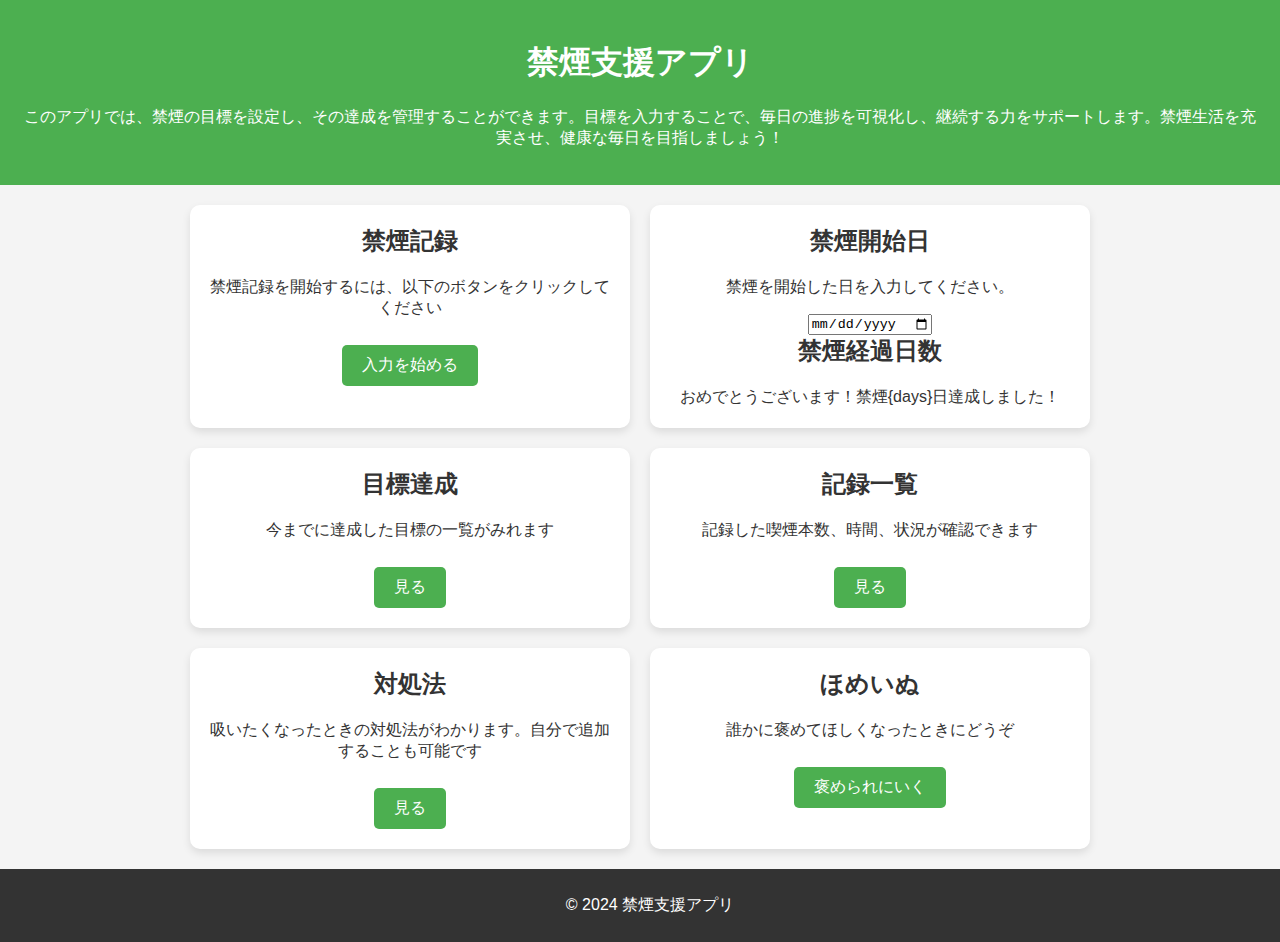
<file: index.html>
<!DOCTYPE html>
<html lang="ja">
<head>
  <meta charset="UTF-8">
  <meta name="viewport" content="width=device-width, initial-scale=1.0">
  <title>禁煙管理アプリ</title>
  <style>
    body {
      font-family: Arial, sans-serif;
      margin: 0;
      padding: 0;
      background-color: #f4f4f4;
      color: #333;
    }

    header {
      background-color: #4CAF50;
      color: white;
      text-align: center;
      padding: 20px;
    }

    .container {
      display: grid;
      grid-template-columns: repeat(2, 1fr); /* 横2列のレイアウト */
      gap: 20px; /* カード間の間隔 */
      max-width: 900px; /* 最大幅を指定 */
      margin: 20px auto; /* 中央揃え */
    }

    .card {
      background-color: white;
      border-radius: 10px;
      box-shadow: 0 4px 8px rgba(0, 0, 0, 0.1);
      padding: 20px;
      text-align: center;
      transition: transform 0.3s;
    }

    .card:hover {
      transform: translateY(-10px);
    }

    .card h2 {
      margin-top: 0;
    }

    .btn {
      background-color: #4CAF50;
      color: white;
      padding: 10px 20px;
      border-radius: 5px;
      text-decoration: none;
      display: inline-block;
      margin-top: 10px;
      transition: background-color 0.3s;
    }

    .btn:hover {
      background-color: #45a049;
    }

    footer {
      background-color: #333;
      color: white;
      text-align: center;
      padding: 10px;
      position: relative;
      width: 100%;
    }


  </style>
</head>
<body>

<header>
  <h1>禁煙支援アプリ</h1>
  <p>このアプリでは、禁煙の目標を設定し、その達成を管理することができます。目標を入力することで、毎日の進捗を可視化し、継続する力をサポートします。禁煙生活を充実させ、健康な毎日を目指しましょう！</p>
</header>

<div class="container">
  <div class="card">
    <h2>禁煙記録</h2>
    <p>禁煙記録を開始するには、以下のボタンをクリックしてください</p>
    <a href="calender_1.html" class="btn">入力を始める</a>
  </div>

  <div class="card">
    <h2>禁煙開始日</h2>
    <p>禁煙を開始した日を入力してください。</p>
    <input type="date" id="start-date-input" class="input-date" onchange="saveStartDate()" />
    <h2>禁煙経過日数</h2>
    <div id="congratulation">おめでとうございます！禁煙{days}日達成しました！</div>
  </div>

  <div class="card">
    <h2>目標達成</h2>
    <p>今までに達成した目標の一覧がみれます</p>
    <a href="achieved-goals.html" class="btn">見る</a>
  </div>

  <div class="card">
    <h2>記録一覧</h2>
    <p>記録した喫煙本数、時間、状況が確認できます</p>
    <a href="list.html" class="btn">見る</a>
  </div>

  <div class="card">
    <h2>対処法</h2>
    <p>吸いたくなったときの対処法がわかります。自分で追加することも可能です</p>
    <a href="taisyohou.html" class="btn">見る</a>
  </div>

  <div class="card">
    <h2>ほめいぬ</h2>
    <p>誰かに褒めてほしくなったときにどうぞ</p>
    <a href="homekinou.html" class="btn">褒められにいく</a>
  </div>
</div>

<script>
  function saveStartDate() {
    const startDateInput = document.getElementById('start-date-input').value;
    if (startDateInput) {
      localStorage.setItem('startDate', startDateInput);
      calculateDays();
    }
  }

  function calculateDays() {
    const today = new Date();
    const startDateInput = localStorage.getItem('startDate');
    const congratulationMessage = document.getElementById('congratulation');

    if (startDateInput) {
      const startDate = new Date(startDateInput);
      const diffTime = today - startDate;
      const diffDays = Math.floor(diffTime / (1000 * 60 * 60 * 24));

      if (diffDays >= 2) {
        congratulationMessage.style.display = "block";
        congratulationMessage.textContent = `おめでとうございます！禁煙${diffDays}日達成しました！`;
      } else {
        congratulationMessage.style.display = "none";
      }
    }
  }

  window.onload = function () {
    if (isLocalStorageAvailable()) {
      calculateDays();
    } else {
      alert("ローカルストレージが使用できません。ブラウザの設定を確認してください。");
    }
  };

  function isLocalStorageAvailable() {
    try {
      const testKey = 'test';
      localStorage.setItem(testKey, 'testValue');
      localStorage.removeItem(testKey);
      return true;
    } catch (e) {
      return false;
    }
  }
</script>

<footer>
  <p>© 2024 禁煙支援アプリ</p>
</footer>

</body>
</html>
</file>
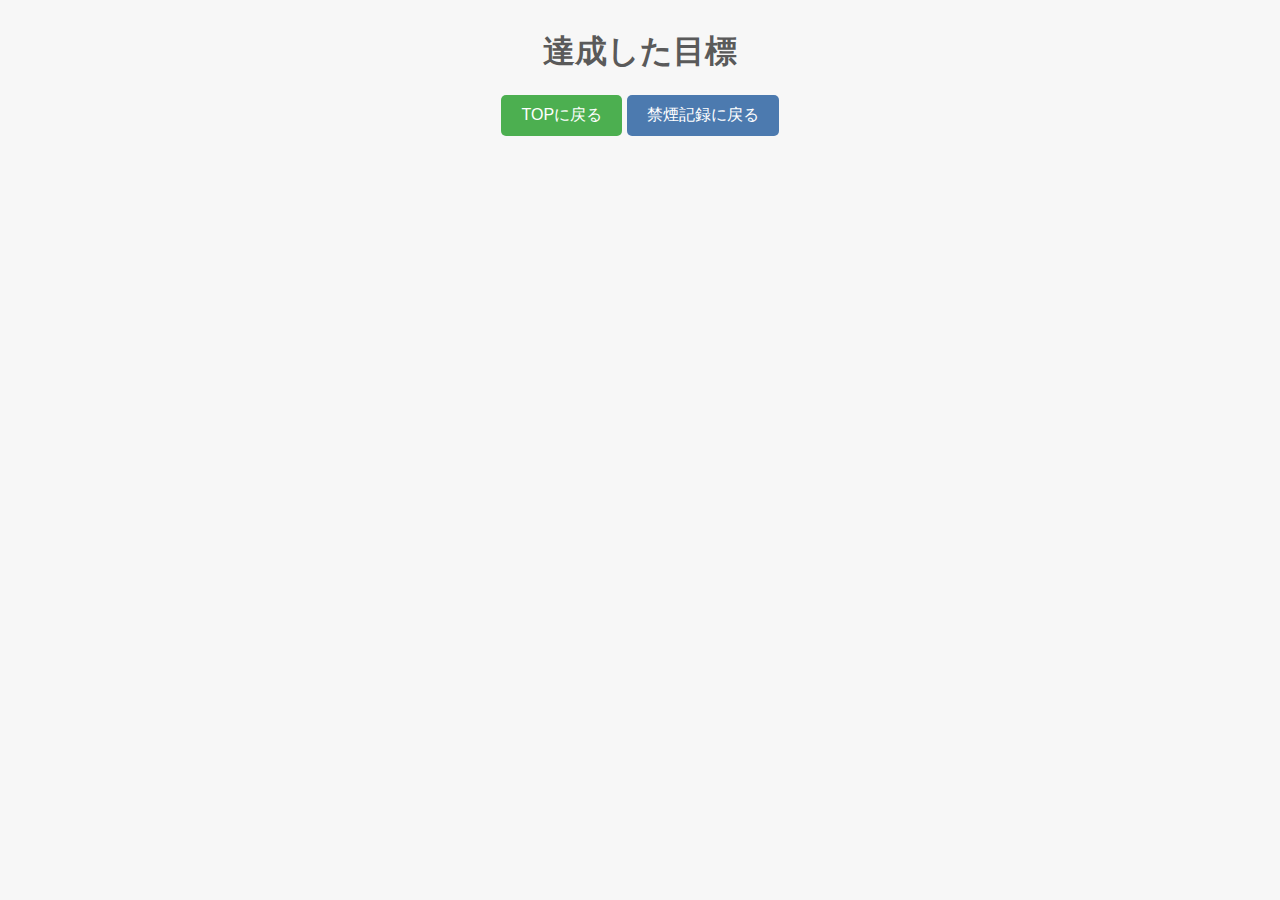
<file: achieved-goals.html>
<!DOCTYPE html>
<html lang="ja">
<head>
  <meta http-equiv="Content-Type" content="text/html; charset=utf-8">
  <meta name="viewport" content="width=device-width">
  <title>達成した目標</title>
  <style>@import url(css/calender.css);</style>
  <style>
    body {
      font-family: 'Arial', sans-serif;
      margin: 0;
      padding: 0;
      background-color: #f7f7f7; /* 背景色 */
      color: #333;
    }
  </style>
</head>
<body>
  <h1>達成した目標</h1>
  <ul id="achieved-goals-list"></ul>
  <script>
    // ローカルストレージから達成した目標を取得して表示
    const achievedGoals = JSON.parse(localStorage.getItem('achievedGoals')) || [];
    const achievedGoalsList = document.getElementById('achieved-goals-list');
    achievedGoals.forEach(goal => {
      const listItem = document.createElement('li');
      listItem.textContent = goal;
      achievedGoalsList.appendChild(listItem);
    });
  </script>

<div class="center">
  <a href="index.html" id="backtop-button">TOPに戻る</a>
  <a href="calender_1.html" id="back-button">禁煙記録に戻る</a>
</div>
</body>
</html>
</file>
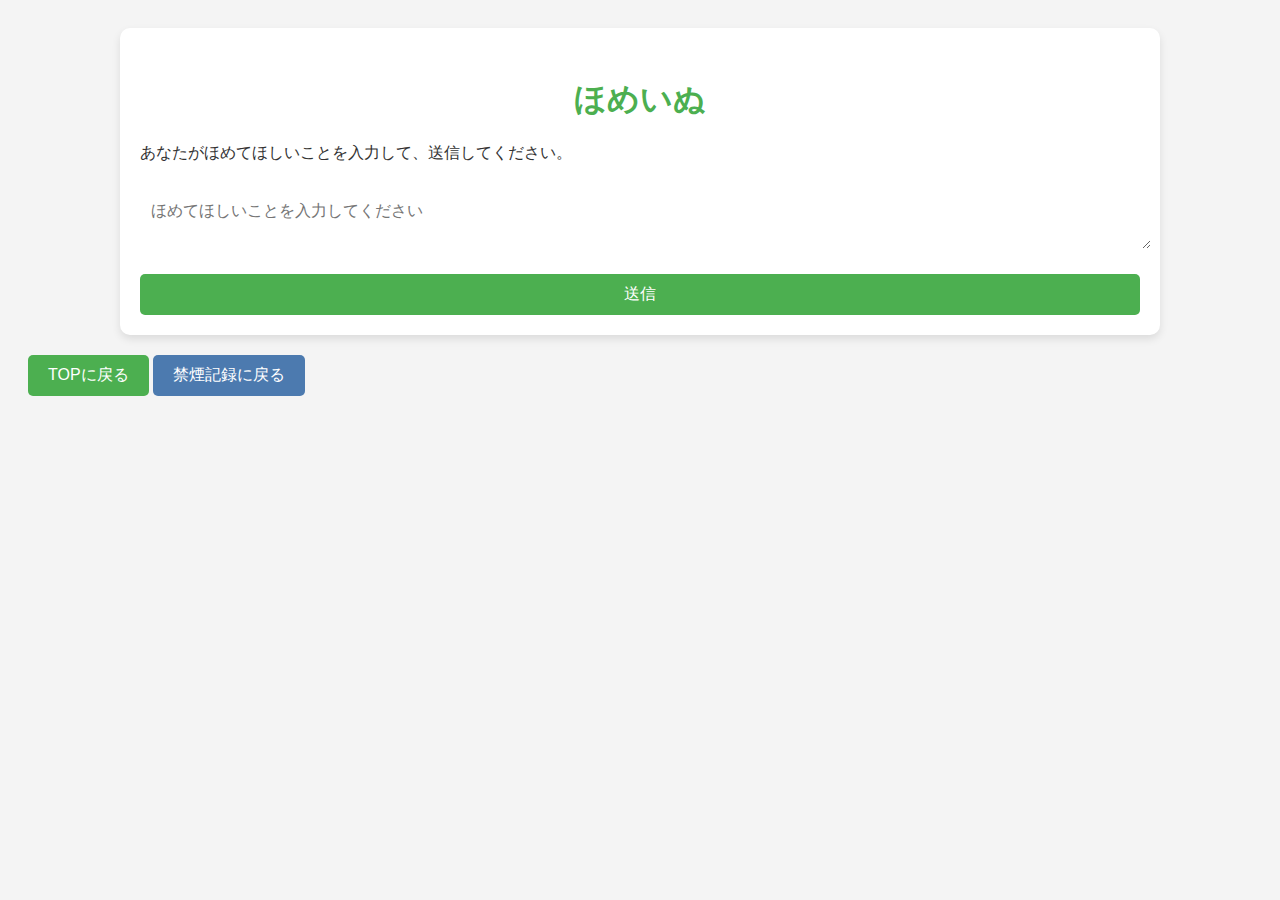
<file: homekinou.html>
<!DOCTYPE html>
<html lang="ja">
<head>
  <meta charset="UTF-8">
  <meta name="viewport" content="width=device-width, initial-scale=1.0">
  <title>ほめてくれる機能</title>
  <style>@import url(css/calender.css);</style>
  <style>
    body {
      font-family: Arial, sans-serif;
      background-color: #f4f4f4;
      color: #333;
      padding: 20px;
    }



    h1 {
      text-align: center;
      color: #4CAF50;
    }

    .chat-box {
      display: flex;
      flex-direction: column;
      gap: 10px;
    }

/* チャットメッセージの横幅を広げる */
.message {
  display: flex;
  align-items: center;
  background-color: #9fdf9f;
  padding: 10px;
  border-radius: 5px;
  color: #000000;
  font-weight: bold;
  font-size: 16px;
  max-width: 100%; /* 最大幅を100%にして広げる */
  margin-bottom: 10px;
  box-shadow: 0 2px 4px rgba(0, 0, 0, 0.1);
  margin-left: auto;
  animation: fadeIn 0.5s ease-in;
}

/* コンテナの幅を広げる */
.container {
  max-width: 1000px; /* コンテナの幅を800pxに変更 */
  margin: 0 auto;
  padding: 20px;
  background-color: white;
  border-radius: 10px;
  box-shadow: 0 4px 8px rgba(0, 0, 0, 0.1);
}

    .message p {
      margin: 0;
      margin-left: 10px;
    }

    .message .icon {
  width: 100px;  /* アイコンの幅を大きく */
  height: 100px; /* アイコンの高さを大きく */
  background-color: #b0e2b2;
  border-radius: 50%;
  display: flex;
  align-items: center;
  justify-content: center;
  color: white;
  font-size: 24px;  /* アイコン内の文字サイズを調整 */
}

.message .icon img {
  width: 100%;
  height: 100%;
  object-fit: cover;
}

    .btn {
      background-color: #4CAF50;
      color: white;
      padding: 10px 20px;
      border-radius: 5px;
      text-decoration: none;
      display: inline-block;
      margin-top: 10px;
      transition: background-color 0.3s;
      width: 100%;
      font-size: 16px;
      border: none; /* ボタンの枠線を消す */
      outline: none; /* 外枠を消す */
}

    .btn:hover {
      background-color: #45a049;
    }

    .input-field {
      width: 99%;
      padding: 10px;
      margin: 10px 0;
      border: 1px solid #ffffff;
      border-radius: 5px;
      font-size: 16px;
    }

    @keyframes fadeIn {
      from {
        opacity: 0;
      }
      to {
        opacity: 1;
      }
    }
  </style>
</head>
<body>

  <div class="container">
    <h1>ほめいぬ</h1>
    <p>あなたがほめてほしいことを入力して、送信してください。</p>

    <textarea id="praise-input" class="input-field" placeholder="ほめてほしいことを入力してください"></textarea>

    <button class="btn" onclick="sendPraise()">送信</button>

    <div class="chat-box" id="chat-box"></div>
  </div>

  <script>
function sendPraise() {
  const praiseInput = document.getElementById('praise-input').value.trim();
  const chatBox = document.getElementById('chat-box');

  if (praiseInput) {
    // 入力があった場合、ランダムにほめるメッセージを生成
    const compliments = [
      "すごいワン！本当に素晴らしいワン！",
      "おめでとうだワン！あなたはやっぱりすごいワン！",
      "素晴らしいワン！あなたの努力は本当に感動的だワン！",
      "よく頑張りましたワン！あなたにはいつも驚かされますワン！",
      "あなたの頑張りはすごいワン！これからも応援していますワン！",
      "禁煙を続けているあなたは本当に素晴らしいワン！その強い意志に尊敬しますワン！",
      "一日一日があなたの健康に繋がっているワン！素晴らしい決断ですワン！",
      "禁煙を続けるのは簡単じゃないけれど、あなたはそれを乗り越えているワン！本当に頑張っているワン！",
      "たばこを手放す勇気、あなたにはそれができる力があることを証明しているワン！",
      "その粘り強さ、誰もが見習いたいと思うワン！",
      "毎日禁煙するあなたは、本当に素晴らしいワン！その努力を続けている姿に感動だワン！",
      "禁煙を続けているあなた、心と体にとって最高のプレゼントをしているワン",
      "禁煙しているあなたを誇りに思うワン！自分の健康のために最良の選択をしているワン！",
      "禁煙の道を歩んでいるあなたは、自分を大切にしている証拠だワン！その意識が本当に素晴らしいワン！",
      "禁煙してから肌の調子が良くなってる気がするワン！あなたの美貌に磨きがかかっているワン！",
      "禁煙の道を歩んでいるあなたは、自分を大切にしている証拠だワン！その意識が本当に素晴らしいワン！",
      "禁煙すると食事がおいしくなるワン！いいことだワン！"
    ];

    // ランダムにほめるメッセージを選択
    const randomCompliment = compliments[Math.floor(Math.random() * compliments.length)];

    // ランダムなアイコン画像のパスを配列で設定
    const images = [
      "img/inu_1.png",
      "img/inu_2.png",
      "img/inu_3.png",
      "img/inu_4.png",
      "img/inu_5.png",
      "img/inu_6.png" // 必要に応じて画像を追加
    ];

    // ランダムに画像を選ぶ
    const randomImage = images[Math.floor(Math.random() * images.length)];

    // メッセージをチャットボックスに追加
    const messageDiv = document.createElement('div');
    messageDiv.classList.add('message');
    messageDiv.innerHTML = `
      <div class="icon"><img src="${randomImage}" alt="アイコン"></div>
      <p>${randomCompliment}</p>
    `;

    chatBox.appendChild(messageDiv);

    // 入力フィールドをリセット
    document.getElementById('praise-input').value = '';
    chatBox.scrollTop = chatBox.scrollHeight; // 最新のメッセージにスクロール
  } else {
    alert("ほめてほしいことを入力してください！");
  }
}

  </script>

        <div class="center"></div>
            <a href="index.html" id="backtop-button">TOPに戻る</a>
            <a href="calender_1.html" id="back-button">禁煙記録に戻る</a>
          </div>
</body>
</html>
</file>
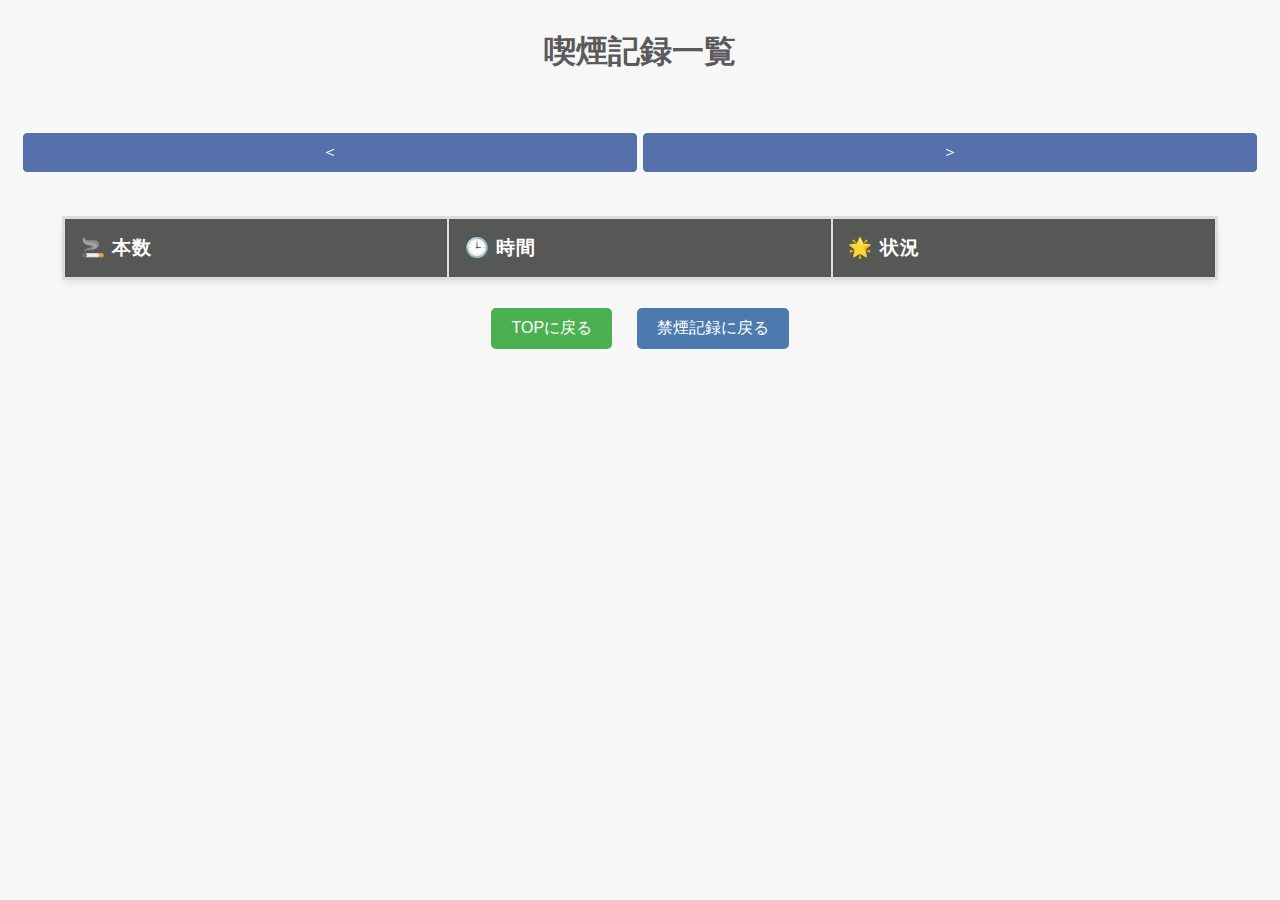
<file: list.html>
<!DOCTYPE html> 
<html lang="ja">
<head>
    <meta charset="UTF-8">
    <meta name="viewport" content="width=device-width, initial-scale=1.0">
    <style>@import url(css/calender.css);</style>
    <title>喫煙記録一覧</title>
    <style>
        /* 基本スタイル */
        body {
            font-family: 'Arial', sans-serif;
            margin: 0;
            padding: 0;
            background-color: #f7f7f7; /* 背景色 */
            color: #333;
        }


        /* 日付ナビゲーション */
        .date-navigation {
            text-align: center;
            margin-bottom: 30px;
            font-size: 1.2em;
        }

        .date-navigation button {
            width: 48%; /* ボタンを横並びで半分にする */
            cursor: pointer;
            background: #5570aa;
            color: #fff;
            border: 1px solid #5570aa;
            border-radius: 4px;
            font-size: 1rem;
            padding: 0.5rem 2rem;
            margin: 1rem 0;
        }

        .date-navigation button:hover {
            background-color: #959ecf;
            border-color: #959ecf;
        }

        .date-navigation .active {
            font-weight: bold;
            color: #666;
        }

        /* テーブルのデザイン */
        table {
            width: 90%;
            margin: 10px auto;
            border-collapse: collapse;
            box-shadow: 0 4px 8px rgba(0, 0, 0, 0.1); /* 影を追加 */
        }

        th, td {
            padding: 16px;
            text-align: left;
            border: 1px solid #ddd;
            font-size: 1.2rem;
        }

        th {
            background-color: #565856;
            color: white;
            text-transform: uppercase;
            letter-spacing: 1px;
        }

        td {
            background-color: #ffffff;
            color: #333;
        }

        tr:nth-child(even) td {
            background-color: #f9f9f9;
        }

        tr:hover td {
            background-color: #f1f1f1; /* ホバー時のハイライト */
        }

        /* リンクボタン */
        .center {
            text-align: center;
            margin-top: 30px;
        }

        a {
            padding: 10px 20px;
            background-color: #4CAF50;
            color: white;
            text-decoration: none;
            border-radius: 5px;
            margin: 0 10px;
            font-size: 1.1em;
            transition: background-color 0.3s;
        }

        a:hover {
            background-color: #45a049;
        }
    </style>
</head>
<body>
    <h1>喫煙記録一覧</h1>

    <!-- 日付のナビゲーション -->
    <div class="date-navigation">
        <span id="current-date" class="active"></span>
        <br>
        <button id="prev-date">＜</button>
        <button id="next-date">＞</button>
    </div>

    <table>
        <thead>
            <tr>
                <th>🚬 本数</th>
                <th>🕒 時間</th>
                <th>🌟 状況</th>
            </tr>
        </thead>
        <tbody id="records-table">
            <!-- データが動的に挿入されます -->
        </tbody>
    </table>

    <script>
        document.addEventListener("DOMContentLoaded", function() {
            const recordsTable = document.getElementById("records-table");
            const currentDateElement = document.getElementById("current-date");
            const prevDateButton = document.getElementById("prev-date");
            const nextDateButton = document.getElementById("next-date");

            const dataStore = JSON.parse(localStorage.getItem("dataStore")) || {};
            const dates = Object.keys(dataStore).sort(); // 日付を昇順にソート

            let currentIndex = 0; // 初期表示する日付のインデックス

            // 日付表示とデータを更新
            function updateRecords(dateIndex) {
                const date = dates[dateIndex];
                currentDateElement.textContent = date;

                // 表をクリア
                recordsTable.innerHTML = "";

                // 日付に該当するデータを表示
                dataStore[date].forEach(entry => {
                    const row = document.createElement("tr");
                    row.innerHTML = `
                        <td>🚬 ${entry.cigarettes} 本</td>
                        <td>🕒 ${entry.time}</td>
                        <td>🌟 ${entry.situation}</td>
                    `;
                    recordsTable.appendChild(row);
                });

                // 前後の日付ボタンを有効化・無効化
                prevDateButton.disabled = currentIndex === 0;
                nextDateButton.disabled = currentIndex === dates.length - 1;
            }

            // 初期表示
            updateRecords(currentIndex);

            // 前の日付のデータ表示
            prevDateButton.addEventListener("click", function() {
                if (currentIndex > 0) {
                    currentIndex--;
                    updateRecords(currentIndex);
                }
            });

            // 次の日付のデータ表示
            nextDateButton.addEventListener("click", function() {
                if (currentIndex < dates.length - 1) {
                    currentIndex++;
                    updateRecords(currentIndex);
                }
            });
        });
    </script>

    <div class="center">
        <a href="index.html" id="backtop-button">TOPに戻る</a>
        <a href="calender_1.html" id="back-button">禁煙記録に戻る</a>
    </div>
</body>
</html>
</file>
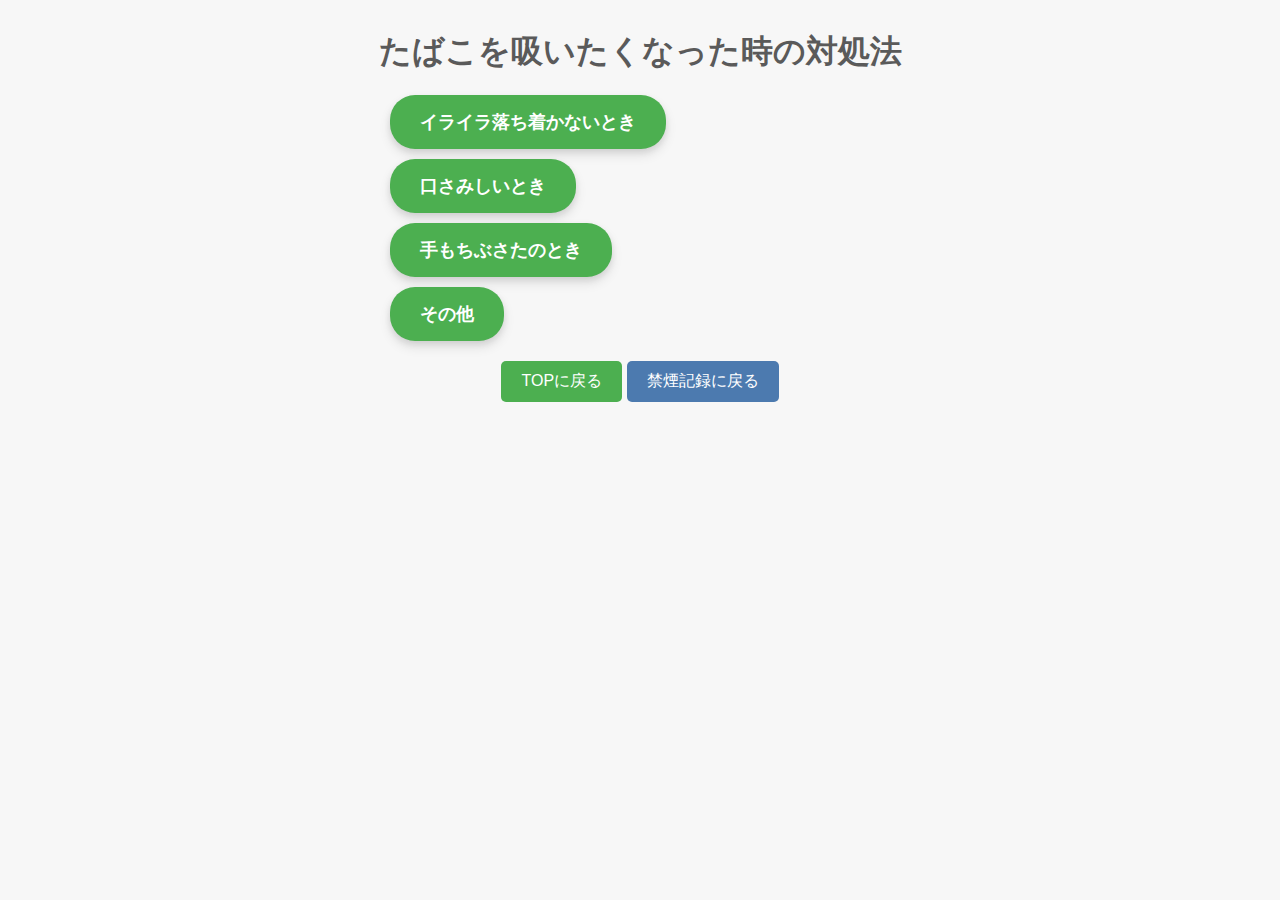
<file: taisyohou.html>
<!DOCTYPE html>
<html lang="ja">
<head>
  <meta http-equiv="Content-Type" content="text/html; charset=utf-8">
  <meta name="viewport" content="width=device-width">
  <title>対処法</title>
  <style>@import url(css/calender.css);</style>
  <style>
    body {
      font-family: 'Arial', sans-serif;
      margin: 0;
      padding: 0;
      background-color: #f7f7f7; /* 背景色 */
      color: #333;
    }
  </style>
</head>
<body>
        <!-- 対処法ボタンとカテゴリー選択 -->
        <div class="wrapper">
            <h1>たばこを吸いたくなった時の対処法</h1>
            <button class="category-btn" data-category="irritable">イライラ落ち着かないとき</button>
            <button class="category-btn" data-category="mouth">口さみしいとき</button>
            <button class="category-btn" data-category="hands">手もちぶさたのとき</button>
            <button class="category-btn" data-category="others">その他</button>
          </div>
        
          <!-- 対処法モーダル -->
          <div id="tips-modal" class="modal">
            <div class="modal-content">
              <span class="close-tips">&times;</span>
              <h2>たばこを吸いたくなった時の対処法</h2>
              <ul id="tips-list"></ul>
              <div id="add-tip-section">
                <h3>対処法を追加</h3>
                <input type="text" id="new-tip" placeholder="新しい対処法を入力">
                <button id="add-tip-btn">追加</button>
              </div>
            </div>
          </div>

          <div class="center">
            <a href="index.html" id="backtop-button">TOPに戻る</a>
            <a href="calender_1.html" id="back-button">禁煙記録に戻る</a>
          </div>
<script>
     // 対処法データ
  var tipsData = {
    irritable: [
      "深呼吸をする",
      "冷たい氷水や熱いお茶を飲む",
      "散歩や体操などの軽い運動",
      "瞑想"
    ],
    mouth: [
      "ガム(糖分の少ない物)や干昆布をかむ",
      "歯をみがく"
    ],
    hands: [
      "机の引き出しなどの整理をする",
      "プラモデルの制作や庭仕事などをする"
    ],
    others: [
      "音楽を聴く",
      "時計を見て吸いたい衝動がおさまるまで秒数をかぞえる"
    ]
  };

 // 対処法モーダル
 var tipsModal = document.getElementById("tips-modal");
 var tipsList = document.getElementById("tips-list");
 var closeTipsBtn = document.getElementsByClassName("close-tips")[0];
 var addTipBtn = document.getElementById("add-tip-btn");
 var newTipInput = document.getElementById("new-tip");
 var currentCategory = '';
 
// ローカルストレージにデータを保存
function saveTipsData() {
    localStorage.setItem('tipsData', JSON.stringify(tipsData));
  }
  
  // ローカルストレージからデータを読み込む
  function loadTipsData() {
    var savedData = localStorage.getItem('tipsData');
    if (savedData) {
      tipsData = JSON.parse(savedData);
    } else {
      tipsData = defaultTipsData; // デフォルトデータを使用
    }
  }
  

  // カテゴリーボタンの処理
  document.querySelectorAll(".category-btn").forEach(function(button) {
    button.onclick = function() {
      currentCategory = button.getAttribute("data-category");
      showTips(currentCategory);
    };
  });
  
  // 対処法を表示する関数
  function showTips(category) {
    // リストをクリア
    tipsList.innerHTML = "";
  
    // 選択されたカテゴリーの対処法をリストに追加
    tipsData[category].forEach(function(tip) {
      var listItem = document.createElement("li");
      listItem.textContent = tip;
      tipsList.appendChild(listItem);
    });
  
    // モーダルを表示
    tipsModal.style.display = "block";
  }
  
  // モーダルを閉じる処理
  closeTipsBtn.onclick = function() {
    tipsModal.style.display = "none";
  };
  
  window.onclick = function(event) {
    if (event.target == tipsModal) {
      tipsModal.style.display = "none";
    }
  }
  
// 対処法を追加する処理
addTipBtn.onclick = function() {
    var newTip = newTipInput.value.trim();
    if (newTip) {
        // 新しい対処法をデータに追加
        tipsData[currentCategory].push(newTip);
        newTipInput.value = ""; // 入力フィールドをクリア
        showTips(currentCategory); // リストを更新
        saveData(); // データを保存
    }
};



// データをローカルストレージに保存する関数
function saveData() {
    //対処法データをローカルストレージに保存
    
    localStorage.setItem('tipsData', JSON.stringify(tipsData));
}


// ページがアンロードされる前にデータを保存
window.addEventListener('beforeunload', saveData);

// データをローカルストレージから読み込む関数
function loadData() {
   
    var savedTipsData = localStorage.getItem('tipsData');

    // ローカルストレージに保存されたデータを適切にロード

    if (savedTipsData) {
        tipsData = JSON.parse(savedTipsData);
    }
}

</script>
</body>  
</html>
</file>
